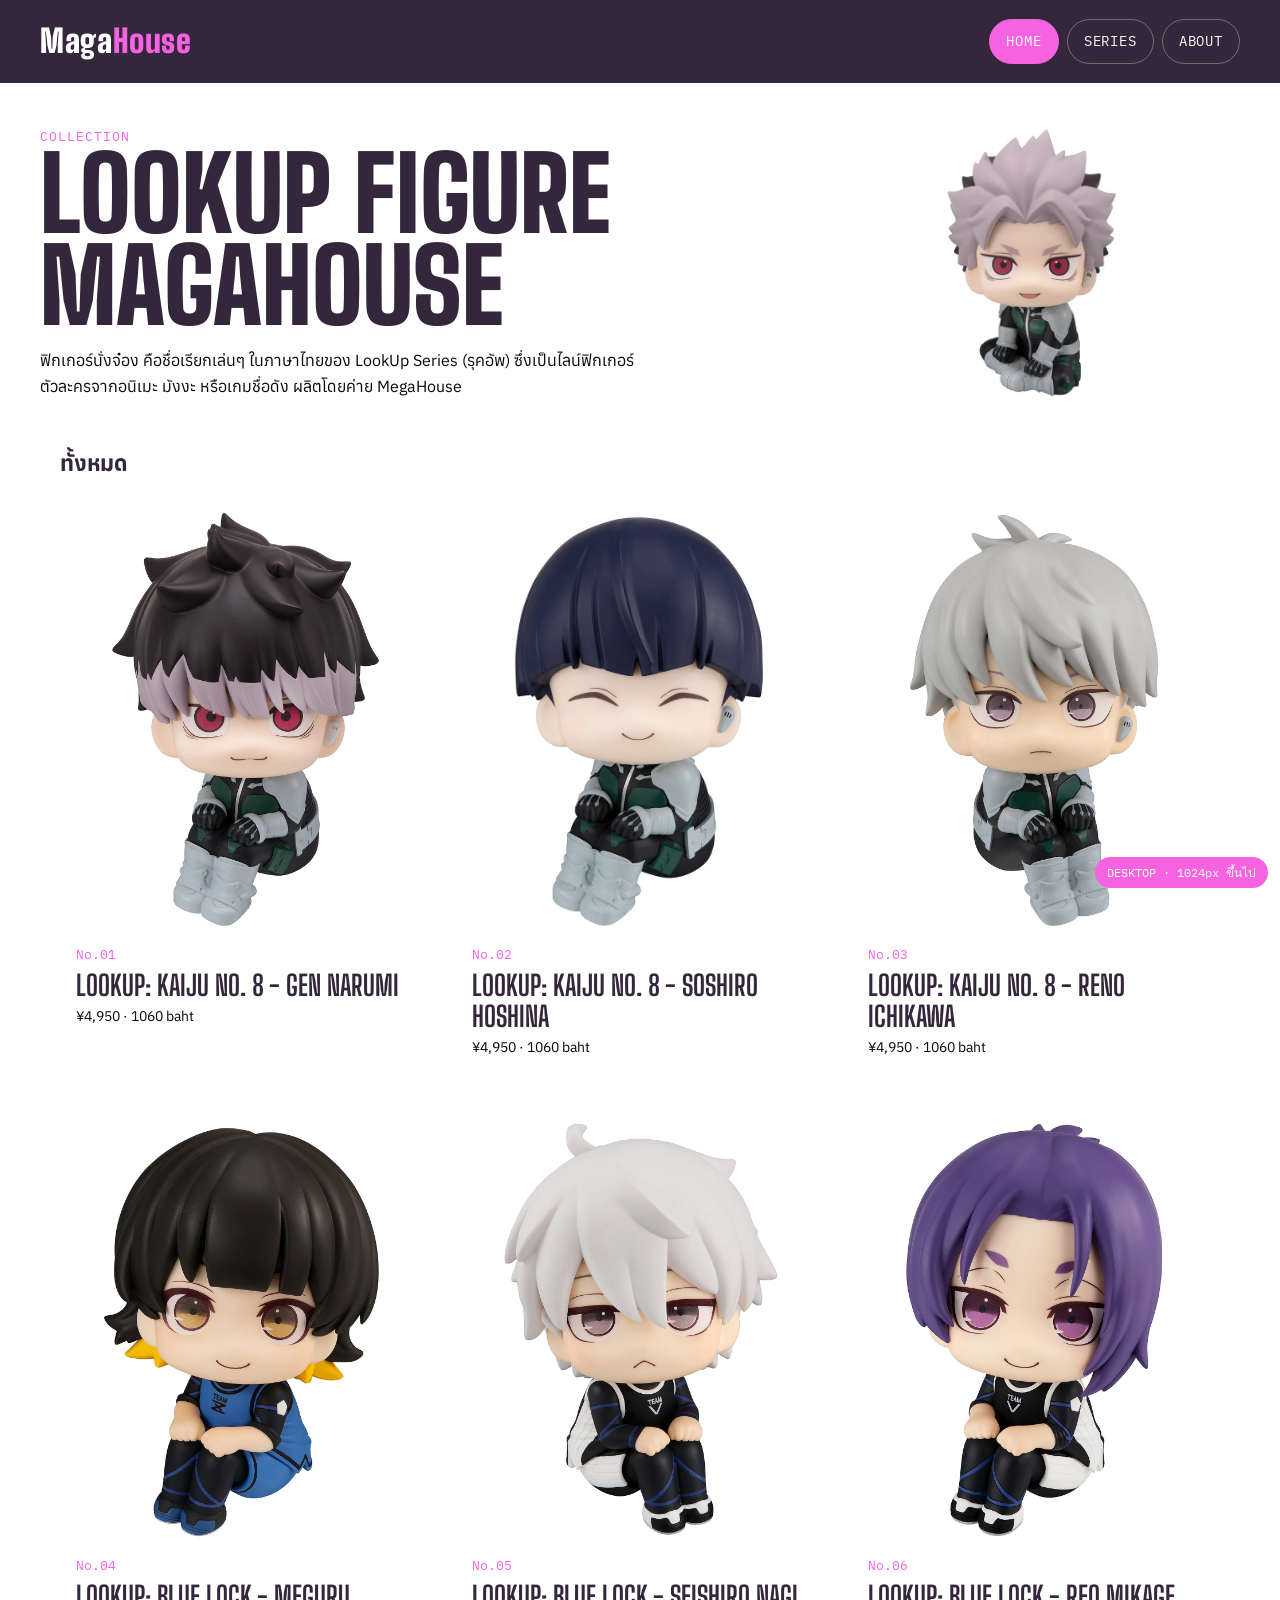
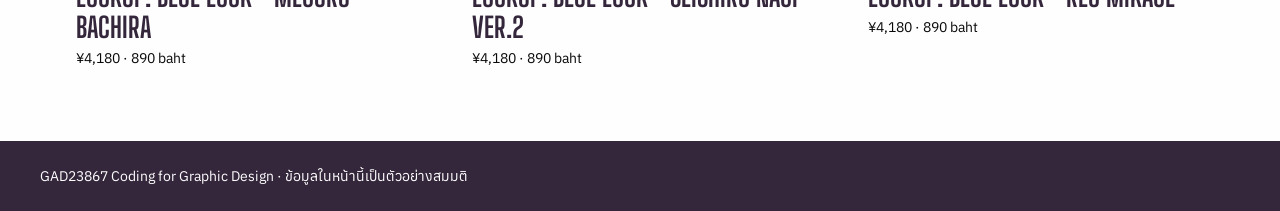
<file: index.html>
<!DOCTYPE html>
<html lang="th">
<head>
    <meta charset="UTF-8">
    <meta name="viewport" content="width=device-width, initial-scale=1.0">

    <title>Home · MagaHouse</title>

    <!-- Google Fonts -->
    <link rel="preconnect" href="https://fonts.googleapis.com">
    <link rel="preconnect" href="https://fonts.gstatic.com" crossorigin>
    <link href="https://fonts.googleapis.com/css2?family=Anuphan:wght@400;600&family=Big+Shoulders+Display:wght@700;900&family=IBM+Plex+Mono:wght@400;500&display=swap" rel="stylesheet">

    <!-- Main CSS -->
    <link rel="stylesheet" href="style.css">
</head>

<body>

    <!-- HEADER -->
    <header class="site-header">
        <a class="logo" href="index.html">Maga<span>House</span></a>

        <nav>
            <ul class="menu">
                <li><a class="active" href="index.html">Home</a></li>
                <li><a href="series.html">Series</a></li>
                <li><a href="about.html">About</a></li>
            </ul>
        </nav>
    </header>

    <div class="striker"></div>

    <main>

        <!-- INTRO -->
        <section class="intro">
            <div class="intro-copy">
                <p class="eyebrow">Collection</p>

                <h1>LOOKUP FIGURE MagaHouse</h1>

                <p class="lead">
                    ฟิกเกอร์นั่งจ๋อง คือชื่อเรียกเล่นๆ ในภาษาไทยของ LookUp Series
                    (รุคอัพ) ซึ่งเป็นไลน์ฟิกเกอร์ตัวละครจากอนิเมะ มังงะ
                    หรือเกมชื่อดัง ผลิตโดยค่าย MegaHouse
                </p>
            </div>

            <img
                class="hero-figure"
                src="images/images_1.webp"
                alt="MagaHouse LookUp Figure"
            >
        </section>

        <!-- GALLERY -->
        <section class="gallery">
            <h2 class="section-title">ทั้งหมด</h2>

            <div class="grid">

                <figure class="card">
                    <img src="images/images_2.webp" alt="LookUp Kaiju No. 8 - Gen Narumi" loading="lazy">
                    <figcaption>
                        <span class="no">No.01</span>
                        <h3>LookUp: Kaiju No. 8 - Gen Narumi</h3>
                        <p>¥4,950 · 1060 baht</p>
                    </figcaption>
                </figure>

                <figure class="card">
                    <img src="images/images_3.webp" alt="LookUp Kaiju No. 8 - Soshiro Hoshina" loading="lazy">
                    <figcaption>
                        <span class="no">No.02</span>
                        <h3>LookUp: Kaiju No. 8 - Soshiro Hoshina</h3>
                        <p>¥4,950 · 1060 baht</p>
                    </figcaption>
                </figure>

                <figure class="card">
                    <img src="images/images_4.webp" alt="LookUp Kaiju No. 8 - Reno Ichikawa" loading="lazy">
                    <figcaption>
                        <span class="no">No.03</span>
                        <h3>LookUp: Kaiju No. 8 - Reno Ichikawa</h3>
                        <p>¥4,950 · 1060 baht</p>
                    </figcaption>
                </figure>

                <figure class="card">
                    <img src="images/images_5.webp" alt="LookUp Blue Lock - Meguru Bachira" loading="lazy">
                    <figcaption>
                        <span class="no">No.04</span>
                        <h3>LookUp: Blue Lock - Meguru Bachira</h3>
                        <p>¥4,180 · 890 baht</p>
                    </figcaption>
                </figure>

                <figure class="card">
                    <img src="images/images_6.webp" alt="LookUp Blue Lock - Seishiro Nagi ver.2" loading="lazy">
                    <figcaption>
                        <span class="no">No.05</span>
                        <h3>LookUp: Blue Lock - Seishiro Nagi ver.2</h3>
                        <p>¥4,180 · 890 baht</p>
                    </figcaption>
                </figure>

                <figure class="card">
                    <img src="images/images_7.webp" alt="LookUp Blue Lock - Reo Mikage" loading="lazy">
                    <figcaption>
                        <span class="no">No.06</span>
                        <h3>LookUp: Blue Lock - Reo Mikage</h3>
                        <p>¥4,180 · 890 baht</p>
                    </figcaption>
                </figure>

            </div>
        </section>

    </main>

    <!-- FOOTER -->
    <footer class="site-footer">
        <p>GAD23867 Coding for Graphic Design · ข้อมูลในหน้านี้เป็นตัวอย่างสมมติ</p>
    </footer>

</body>
</html>
</file>
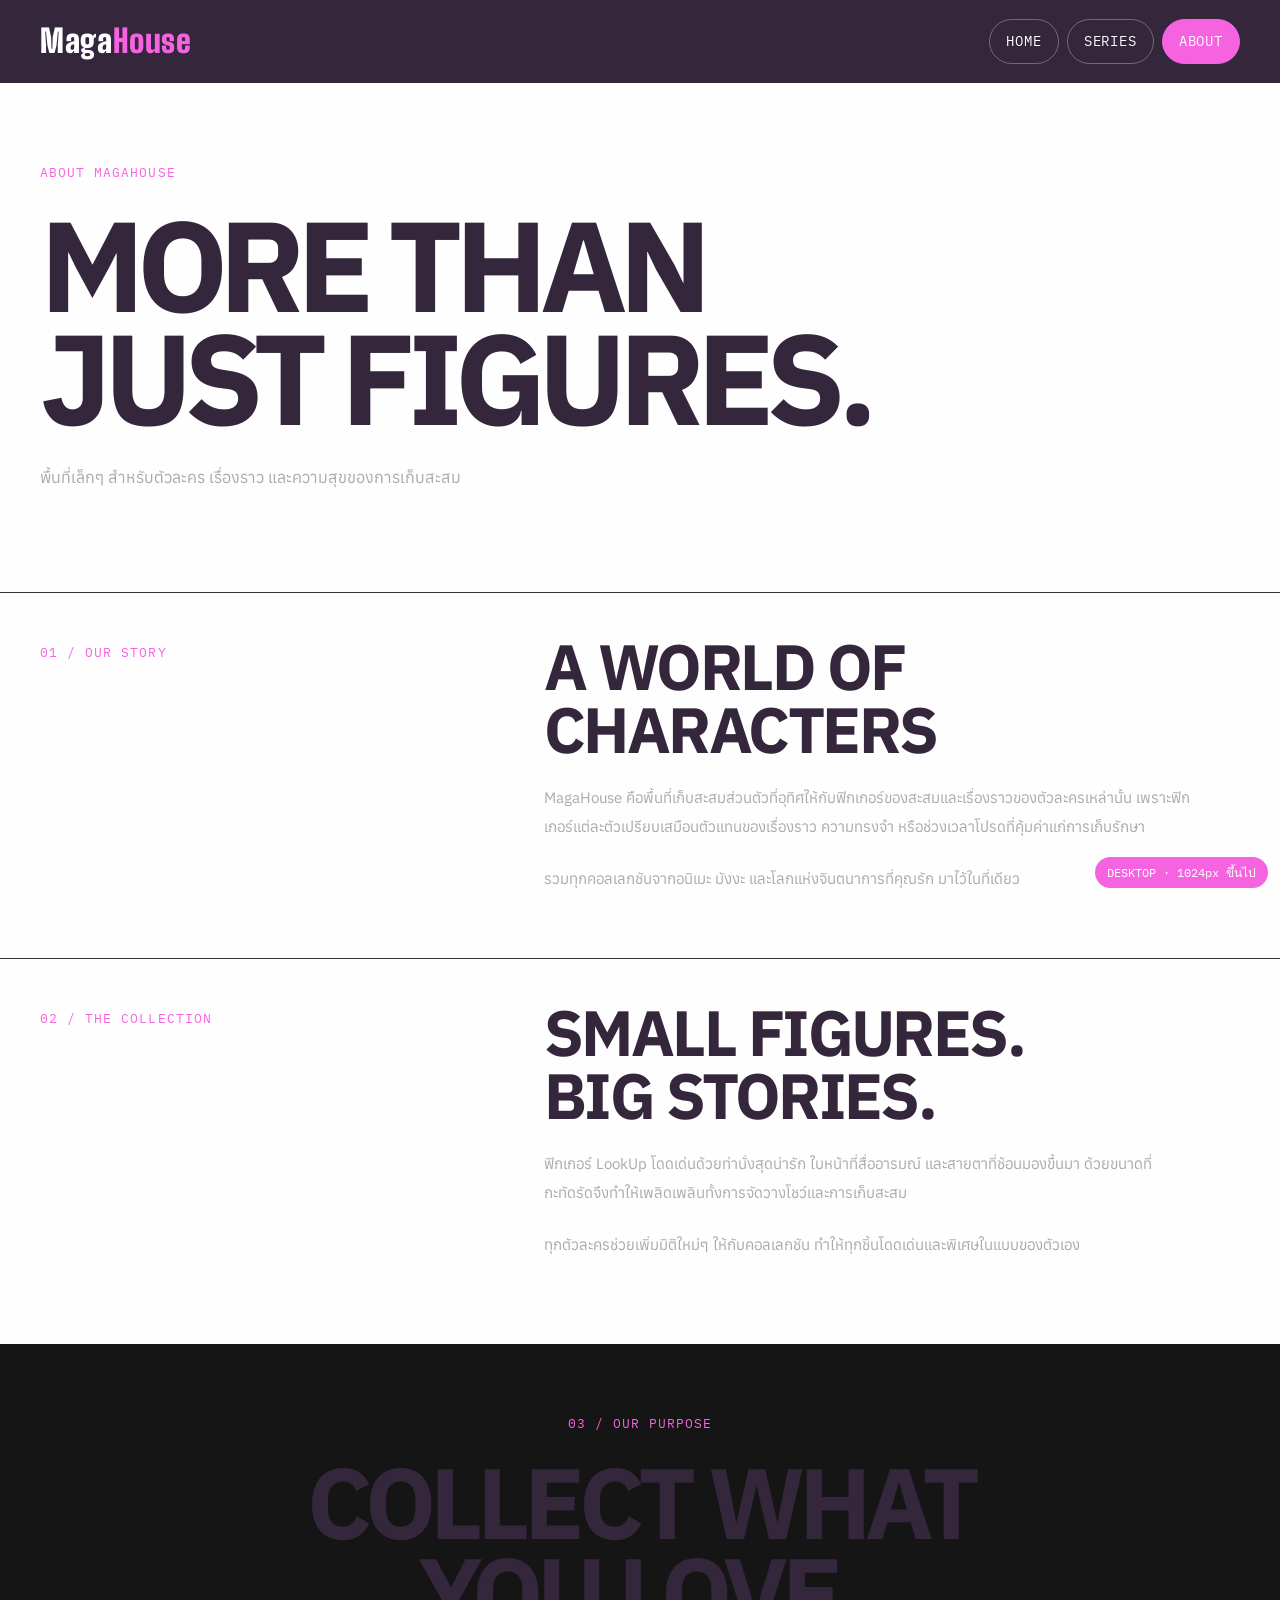
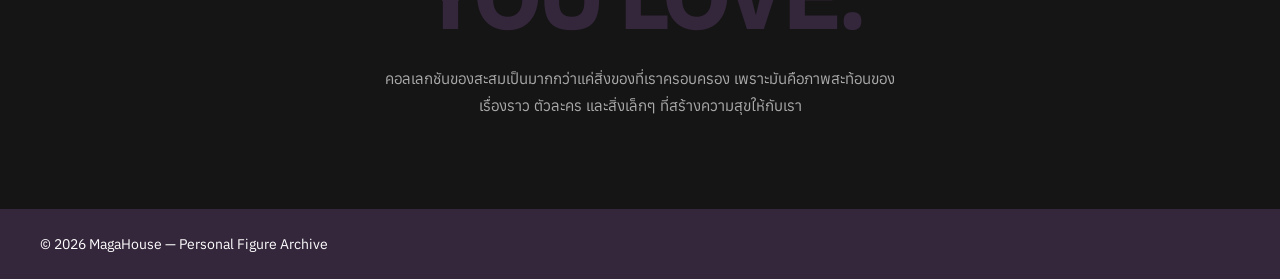
<file: about.html>
<!DOCTYPE html>
<html lang="th">
<head>
    <meta charset="UTF-8">
    <meta name="viewport" content="width=device-width, initial-scale=1.0">

    <title>About · MagaHouse</title>

    <!-- Google Fonts -->
    <link rel="preconnect" href="https://fonts.googleapis.com">
    <link rel="preconnect" href="https://fonts.gstatic.com" crossorigin>
    <link href="https://fonts.googleapis.com/css2?family=Anuphan:wght@400;600&family=Big+Shoulders+Display:wght@700;900&family=IBM+Plex+Mono:wght@400;500&display=swap" rel="stylesheet">

    <!-- Main CSS -->
    <link rel="stylesheet" href="style.css">
</head>

<body>

    <!-- HEADER -->
    <header class="site-header">
        <a class="logo" href="index.html">Maga<span>House</span></a>

        <nav>
            <ul class="menu">
                <li><a href="index.html">Home</a></li>
                <li><a href="series.html">Series</a></li>
                <li><a class="active" href="about.html">About</a></li>
            </ul>
        </nav>
    </header>

    <main>

        <!-- ABOUT INTRO -->
        <section class="about-hero">
            <p class="eyebrow">ABOUT MAGAHOUSE</p>

            <h1>
                MORE THAN<br>
                JUST FIGURES.
            </h1>

            <p class="about-lead">
                พื้นที่เล็กๆ สำหรับตัวละคร เรื่องราว และความสุขของการเก็บสะสม
            </p>
        </section>

        <!-- OUR STORY -->
        <section class="about-content">
            <div class="about-label">
                <p class="eyebrow">01 / OUR STORY</p>
            </div>

            <div class="about-text">
                <h2>A WORLD OF<br>CHARACTERS</h2>

                <p>
                    MagaHouse คือพื้นที่เก็บสะสมส่วนตัวที่อุทิศให้กับฟิกเกอร์ของสะสมและเรื่องราวของตัวละครเหล่านั้น เพราะฟิกเกอร์แต่ละตัวเปรียบเสมือนตัวแทนของเรื่องราว ความทรงจำ หรือช่วงเวลาโปรดที่คุ้มค่าแก่การเก็บรักษา
                </p>

                <p>
                    รวมทุกคอลเลกชันจากอนิเมะ มังงะ และโลกแห่งจินตนาการที่คุณรัก มาไว้ในที่เดียว
                </p>
            </div>
        </section>

        <!-- THE COLLECTION -->
        <section class="about-content">
            <div class="about-label">
                <p class="eyebrow">02 / THE COLLECTION</p>
            </div>

            <div class="about-text">
                <h2>SMALL FIGURES.<br>BIG STORIES.</h2>

                <p>
                    ฟิกเกอร์ LookUp โดดเด่นด้วยท่านั่งสุดน่ารัก ใบหน้าที่สื่ออารมณ์ และสายตาที่ช้อนมองขึ้นมา ด้วยขนาดที่กะทัดรัดจึงทำให้เพลิดเพลินทั้งการจัดวางโชว์และการเก็บสะสม
                </p>

                <p>
                    ทุกตัวละครช่วยเพิ่มมิติใหม่ๆ ให้กับคอลเลกชัน ทำให้ทุกชิ้นโดดเด่นและพิเศษในแบบของตัวเอง
                </p>
            </div>
        </section>

        <!-- WEBSITE PURPOSE -->
        <section class="about-purpose">
            <p class="eyebrow">03 / OUR PURPOSE</p>

            <h2>
                COLLECT WHAT<br>
                YOU LOVE.
            </h2>

            <p>
                คอลเลกชันของสะสมเป็นมากกว่าแค่สิ่งของที่เราครอบครอง เพราะมันคือภาพสะท้อนของเรื่องราว ตัวละคร และสิ่งเล็กๆ ที่สร้างความสุขให้กับเรา
            </p>
        </section>

    </main>

    <!-- FOOTER -->
    <footer class="site-footer">
        <p>© 2026 MagaHouse — Personal Figure Archive</p>
    </footer>

</body>
</html>
</file>
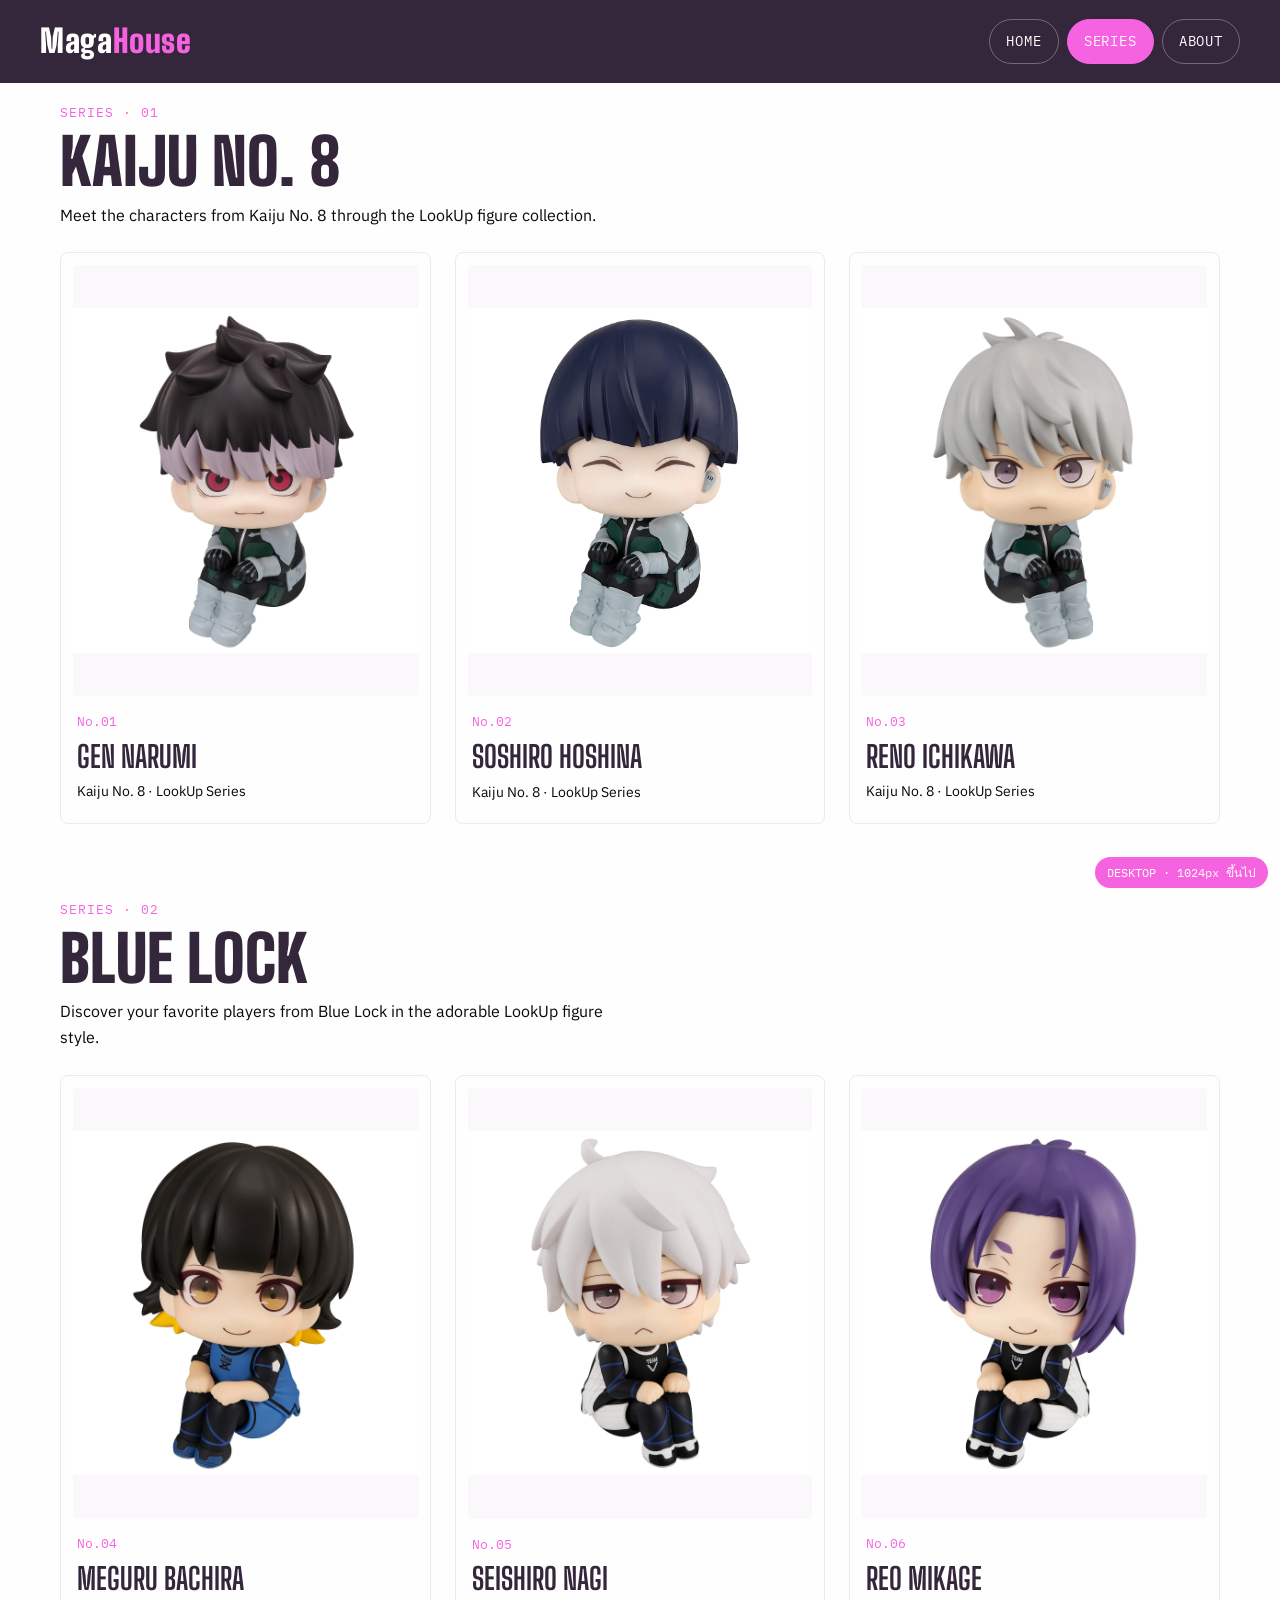
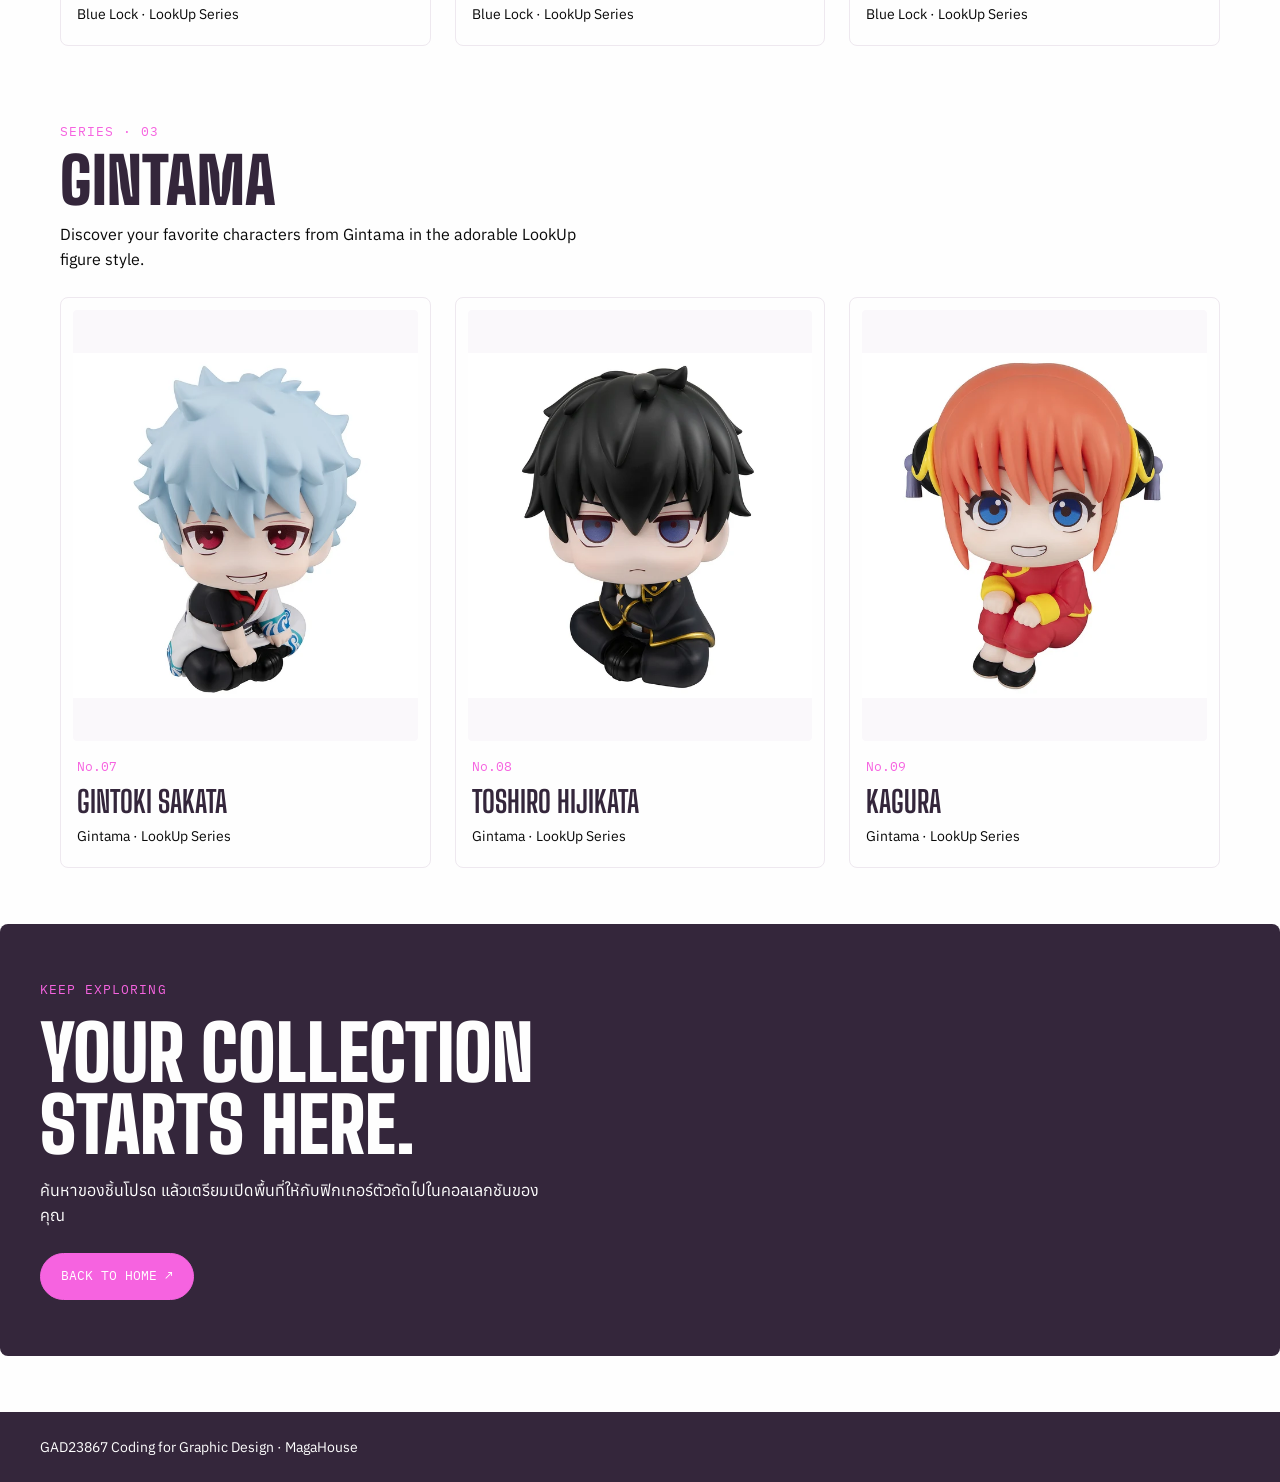
<file: series.html>
<!DOCTYPE html>
<html lang="th">
<head>
    <meta charset="UTF-8">
    <meta name="viewport" content="width=device-width, initial-scale=1.0">

    <title>Series · MagaHouse</title>

    <!-- Google Fonts -->
    <link rel="preconnect" href="https://fonts.googleapis.com">
    <link rel="preconnect" href="https://fonts.gstatic.com" crossorigin>
    <link href="https://fonts.googleapis.com/css2?family=Anuphan:wght@400;600&family=Big+Shoulders+Display:wght@700;900&family=IBM+Plex+Mono:wght@400;500&display=swap" rel="stylesheet">

    <!-- Main CSS -->
    <link rel="stylesheet" href="style.css">
</head>

<body>

    <!-- HEADER -->
    <header class="site-header">
        <a class="logo" href="index.html">Maga<span>House</span></a>

        <nav>
            <ul class="menu">
                <li><a href="index.html">Home</a></li>
                <li><a class="active" href="series.html">Series</a></li>
                <li><a href="about.html">About</a></li>
            </ul>
        </nav>
    </header>

    <main>

        <!-- SERIES 01 : KAIJU NO. 8 -->
        <section class="gallery series-section">
            <div class="series-heading">
                <p class="eyebrow">Series · 01</p>
                <h2 class="section-title">KAIJU NO. 8</h2>
                <p class="series-description">
                    Meet the characters from Kaiju No. 8
                    through the LookUp figure collection.
                </p>
            </div>

            <div class="grid">

                <figure class="card">
                    <img src="images/images_2.webp" alt="LookUp Kaiju No. 8 - Gen Narumi" loading="lazy">
                    <figcaption>
                        <span class="no">No.01</span>
                        <h3>Gen Narumi</h3>
                        <p>Kaiju No. 8 · LookUp Series</p>
                    </figcaption>
                </figure>

                <figure class="card">
                    <img src="images/images_3.webp" alt="LookUp Kaiju No. 8 - Soshiro Hoshina" loading="lazy">
                    <figcaption>
                        <span class="no">No.02</span>
                        <h3>Soshiro Hoshina</h3>
                        <p>Kaiju No. 8 · LookUp Series</p>
                    </figcaption>
                </figure>

                <figure class="card">
                    <img src="images/images_4.webp" alt="LookUp Kaiju No. 8 - Reno Ichikawa" loading="lazy">
                    <figcaption>
                        <span class="no">No.03</span>
                        <h3>Reno Ichikawa</h3>
                        <p>Kaiju No. 8 · LookUp Series</p>
                    </figcaption>
                </figure>

            </div>
        </section>

        <!-- SERIES 02 : BLUE LOCK -->
        <section class="gallery series-section">
            <div class="series-heading">
                <p class="eyebrow">Series · 02</p>
                <h2 class="section-title">BLUE LOCK</h2>
                <p class="series-description">
                    Discover your favorite players from Blue Lock
                    in the adorable LookUp figure style.
                </p>
            </div>

            <div class="grid">

                <figure class="card">
                    <img src="images/images_5.webp" alt="LookUp Blue Lock - Meguru Bachira" loading="lazy">
                    <figcaption>
                        <span class="no">No.04</span>
                        <h3>Meguru Bachira</h3>
                        <p>Blue Lock · LookUp Series</p>
                    </figcaption>
                </figure>

                <figure class="card">
                    <img src="images/images_6.webp" alt="LookUp Blue Lock - Seishiro Nagi" loading="lazy">
                    <figcaption>
                        <span class="no">No.05</span>
                        <h3>Seishiro Nagi</h3>
                        <p>Blue Lock · LookUp Series</p>
                    </figcaption>
                </figure>

                <figure class="card">
                    <img src="images/images_7.webp" alt="LookUp Blue Lock - Reo Mikage" loading="lazy">
                    <figcaption>
                        <span class="no">No.06</span>
                        <h3>Reo Mikage</h3>
                        <p>Blue Lock · LookUp Series</p>
                    </figcaption>
                </figure>

            </div>
        </section>

        <!-- SERIES 03 : GINTAMA -->
        <section class="gallery series-section">
            <div class="series-heading">
                <p class="eyebrow">Series · 03</p>
                <h2 class="section-title">GINTAMA</h2>
                <p class="series-description">
                    Discover your favorite characters from Gintama
                    in the adorable LookUp figure style.
                </p>
            </div>

            <div class="grid">

                <figure class="card">
                    <img src="images/images_8.webp" alt="LookUp Gintama - Gintoki Sakata" loading="lazy">
                    <figcaption>
                        <span class="no">No.07</span>
                        <h3>Gintoki Sakata</h3>
                        <p>Gintama · LookUp Series</p>
                    </figcaption>
                </figure>

                <figure class="card">
                    <img src="images/images_9.webp" alt="LookUp Gintama - Toshiro Hijikata" loading="lazy">
                    <figcaption>
                        <span class="no">No.08</span>
                        <h3>Toshiro Hijikata</h3>
                        <p>Gintama · LookUp Series</p>
                    </figcaption>
                </figure>

                <figure class="card">
                    <img src="images/images_10.webp" alt="LookUp Gintama - Kagura" loading="lazy">
                    <figcaption>
                        <span class="no">No.09</span>
                        <h3>Kagura</h3>
                        <p>Gintama · LookUp Series</p>
                    </figcaption>
                </figure>

            </div>
        </section>

        <!-- BACK TO HOME -->
        <section class="series-cta">
            <p class="eyebrow">Keep exploring</p>

            <h2>YOUR COLLECTION<br>STARTS HERE.</h2>

            <p>
                ค้นหาของชิ้นโปรด แล้วเตรียมเปิดพื้นที่ให้กับฟิกเกอร์ตัวถัดไปในคอลเลกชันของคุณ
            </p>

            <a class="series-button" href="index.html">
                BACK TO HOME ↗
            </a>
        </section>

    </main>

    <!-- FOOTER -->
    <footer class="site-footer">
        <p>GAD23867 Coding for Graphic Design · MagaHouse</p>
    </footer>

</body>
</html>
</file>
<file: style.css>
/* ==========================================
   STEP 1 : RESET
   ========================================== */

* {
    margin: 0;
    padding: 0;
    box-sizing: border-box;
}

html {
    scroll-behavior: smooth;
}

img {
    max-width: 100%;
    height: auto;
    display: block;
}

a {
    color: inherit;
}


/* ==========================================
   STEP 2 : COLORS & FONTS
   ========================================== */

:root {
    --paper: #fefefe;
    --card: #fefefe;
    --ink: #34263b;
    --muted: #090909;
    --red: #f663e0;

    --font-display: 'Big Shoulders Display', Impact, sans-serif;
    --font-body: 'Anuphan', Tahoma, sans-serif;
    --font-mono: 'IBM Plex Mono', 'Courier New', monospace;
}


/* ==========================================
   STEP 3 : BODY
   ========================================== */

body {
    margin: 0;
    background: var(--paper);
    color: var(--ink);
    font-family: var(--font-body);
    font-size: 16px;
    line-height: 1.6;
}

h1,
h2,
h3 {
    margin: 0;
    line-height: 1.1;
}


/* ==========================================
   STEP 4 : HEADER & NAVIGATION
   ========================================== */

.site-header {
    display: flex;
    flex-direction: column;
    gap: 12px;
    padding: 16px 20px;
    background: var(--ink);
    color: var(--card);
}

.logo {
    font-family: var(--font-display);
    font-size: 32px;
    font-weight: 900;
    letter-spacing: 0.02em;
    text-decoration: none;
}

.logo span {
    color: var(--red);
}

.menu {
    list-style: none;
    margin: 0;
    padding: 0;
    display: flex;
    flex-wrap: wrap;
    gap: 8px;
}

.menu a {
    display: block;
    padding: 10px 16px;
    min-height: 44px;
    border: 1px solid rgba(239, 230, 212, 0.35);
    border-radius: 999px;
    font-family: var(--font-mono);
    font-size: 14px;
    letter-spacing: 0.06em;
    text-transform: uppercase;
    text-decoration: none;
}

.menu a.active {
    background: var(--red);
    border-color: var(--red);
}


/* ==========================================
   STEP 5 : INTRO / MAIN HEADING
   ========================================== */

.intro {
    max-width: 1400px;
    margin: 0 auto;
    padding: 40px 40px 24px;
    display: flex;
    flex-direction: column;
    gap: 16px;
}

.eyebrow {
    margin: 0;
    font-family: var(--font-mono);
    font-size: 13px;
    letter-spacing: 0.08em;
    text-transform: uppercase;
    color: var(--red);
}

.intro h1 {
    font-family: var(--font-display);
    font-size: clamp(56px, 12vw, 168px);
    font-weight: 900;
    text-transform: uppercase;
    line-height: 0.9;
    overflow-wrap: anywhere;
}

.lead {
    max-width: 60ch;
    margin: 0;
    font-size: 18px;
    color: var(--muted);
}


/* ==========================================
   STEP 6 : FILTERS
   ========================================== */

.filters {
    list-style: none;
    margin: 0;
    padding: 0;
    display: flex;
    flex-wrap: wrap;
    gap: 8px;
}

.filters a {
    display: block;
    padding: 6px 14px;
    border: 2px solid var(--ink);
    border-radius: 999px;
    font-size: 14px;
    text-decoration: none;
}

.filters a.active {
    background: var(--ink);
    color: var(--card);
}


/* ==========================================
   STEP 7 : GALLERY
   ========================================== */

.gallery {
    max-width: 1200px;
    margin: 0 auto;
    padding: 24px 20px 56px;
}

.section-title {
    margin-bottom: 16px;
    font-size: 22px;
}

.grid {
    display: grid;
    grid-template-columns: 1fr;
    gap: 20px;
}

.card {
    margin: 0;
    padding: 12px;
    background: var(--card);
    border-radius: 6px;
    transition: transform 0.25s ease, box-shadow 0.25s ease;
}

.card img {
    width: 100%;
    aspect-ratio: 4 / 5;
    object-fit: cover;
}

.card figcaption {
    display: flex;
    flex-wrap: wrap;
    align-items: baseline;
    gap: 4px 12px;
    padding: 12px 4px 4px;
}

.no {
    font-family: var(--font-mono);
    font-size: 13px;
    color: var(--red);
}

.card h3 {
    font-family: var(--font-display);
    font-size: 28px;
    font-weight: 700;
    text-transform: uppercase;
}

.card p {
    width: 100%;
    margin: 0;
    font-size: 14px;
    color: var(--muted);
}


/* ==========================================
   STEP 8 : FEATURED
   รูปอยู่ขวา / ข้อความอยู่ซ้าย
   ========================================== */

.featured {
    max-width: 1400px;
    margin: 0 auto;
    padding: 0 40px 40px;

    display: grid;
    grid-template-columns: 1fr;
    gap: 20px;
    align-items: stretch;
}

.featured img {
    width: 100%;
    aspect-ratio: 4 / 5;
    object-fit: contain;
    object-position: center;
    border-radius: 6px;
}

.featured-text {
    display: flex;
    flex-direction: column;
    justify-content: center;
    gap: 12px;

    padding: 24px;
    background: var(--ink);
    color: var(--card);
    border-radius: 6px;
}

.featured-text h2 {
    font-family: var(--font-display);
    font-size: 56px;
    font-weight: 900;
    text-transform: uppercase;
}

.featured-text p {
    margin: 0;
}

.meta {
    list-style: none;
    margin: 0;
    padding: 0;

    display: grid;
    grid-template-columns: repeat(3, 1fr);
    gap: 8px;

    font-family: var(--font-mono);
    font-size: 13px;
}

.meta li {
    padding-top: 8px;
    border-top: 1px solid rgba(239, 230, 212, 0.35);
}

.meta b {
    display: block;
    font-weight: 400;
    color: #E2A090;
}


/* ==========================================
   STEP 9 : FOOTER
   ========================================== */

.site-footer {
    padding: 24px 20px;
    background: var(--ink);
    color: var(--card);
    font-size: 14px;
}

.site-footer p {
    margin: 0;
}


/* ==========================================
   STEP 10 : HOVER EFFECTS
   ========================================== */

@media (hover: hover) {
    .card:hover {
        transform: translateY(-6px) rotate(-1deg);
        box-shadow: 0 10px 0 var(--ink);
    }

    .menu a:hover,
    .filters a:hover {
        background: var(--red);
        border-color: var(--red);
        color: #FFFFFF;
    }
}


/* ==========================================
   STEP 11 : TABLET
   ========================================== */

@media (min-width: 768px) {

    .site-header {
        flex-direction: row;
        justify-content: space-between;
        align-items: center;
        padding: 16px 40px;
    }

    .intro {
        padding-left: 40px;
        padding-right: 40px;
    }

    .grid {
        grid-template-columns: repeat(2, 1fr);
    }

    .featured {
        grid-template-columns: 1fr 1fr;
    }

    .site-footer {
        display: flex;
        justify-content: space-between;
        padding: 24px 40px;
    }
}


/* ==========================================
   STEP 12 : DESKTOP
   ========================================== */

@media (min-width: 1024px) {

    .grid {
        grid-template-columns: repeat(3, 1fr);
        gap: 28px;
    }

    /* ข้อความซ้าย รูปขวา */
    .featured {
        grid-template-columns: 7fr 5fr;
    }

    .featured-text {
        grid-column: 1;
        grid-row: 1;
        justify-content: center;
        padding: 48px;
    }

    .featured img {
        grid-column: 2;
        grid-row: 1;

        width: 100%;
        height: 100%;
        aspect-ratio: auto;
        object-fit: contain;
        object-position: center;
    }
}


/* ==========================================
   STEP 13 : SCREEN SIZE LABEL
   ลบส่วนนี้ออกได้เมื่อต้องการส่งงาน
   ========================================== */

body::after {
    content: "MOBILE · ต่ำกว่า 768px";
    position: fixed;
    right: 12px;
    bottom: 12px;
    z-index: 1000;

    padding: 6px 12px;
    background: var(--red);
    color: #FFFFFF;

    font-family: var(--font-mono);
    font-size: 12px;
    border-radius: 999px;
}

@media (min-width: 768px) {
    body::after {
        content: "TABLET · 768px ขึ้นไป";
    }
}

@media (min-width: 1024px) {
    body::after {
        content: "DESKTOP · 1024px ขึ้นไป";
    }
}



/* ==========================================
   FIX : TITLE LEFT / FIGURE RIGHT
   ========================================== */

.intro {
    max-width: 1400px;
    margin: 0 auto;
    padding: 40px 40px 24px;

    display: grid;
    grid-template-columns: minmax(0, 1.5fr) minmax(0, 0.8fr);
    align-items: center;
    gap: 32px;
}

.intro-copy {
    min-width: 0;
}

.intro h1 {
    font-size: clamp(56px, 8vw, 130px);
    line-height: 0.9;
    overflow-wrap: normal;
    word-break: normal;
}

.intro .lead {
    margin-top: 16px;
    max-width: 60ch;
    font-size: 16px;
}

.hero-figure {
    width: 100%;
    max-width: 320px;
    max-height: 280px;
    height: auto;
    justify-self: center;
    object-fit: contain;
    object-position: center;
}

/* การ์ด SUNRISE อยู่ด้านล่าง */
.featured {
    max-width: 1400px;
    margin: 0 auto;
    padding: 0 40px 40px;
    display: block;
}

.featured-text {
    width: 100%;
}

/* แท็บเล็ตและมือถือ */
@media (max-width: 767px) {
    .intro {
        grid-template-columns: minmax(0, 1fr);
        padding: 32px 24px 24px;
        gap: 20px;
    }

    .intro h1 {
        font-size: clamp(52px, 12vw, 90px);
    }

    .hero-figure {
        width: 100%;
        max-width: 240px;
        max-height: 240px;
    }

    .featured {
        padding: 0 24px 32px;
    }
}



/* ==========================================
   SERIES PAGE
   ========================================== */

/* Intro ของหน้า Series */
.series-intro {
    display: block;
    max-width: 1400px;
    padding-top: 56px;
    padding-bottom: 48px;
}

.series-intro .intro-copy {
    max-width: 1000px;
}

.series-intro h1 {
    margin-top: 12px;
    font-size: clamp(72px, 12vw, 150px);
    line-height: 0.82;
}

.series-intro .lead {
    margin-top: 20px;
    max-width: 55ch;
}


/* หัวข้อแต่ละซีรีส์ */
.series-section {
    padding-top: 20px;
    padding-bottom: 56px;
}

.series-heading {
    margin-bottom: 24px;
}

.series-heading .eyebrow {
    margin-bottom: 8px;
}

.series-heading .section-title {
    margin-bottom: 10px;
    font-family: var(--font-display);
    font-size: clamp(40px, 6vw, 64px);
    font-weight: 900;
    line-height: 0.95;
}

.series-description {
    max-width: 55ch;
    color: var(--muted);
    font-size: 16px;
}


/* รูปและการ์ดฟิกเกอร์ */
.series-section .grid {
    gap: 24px;
}

.series-section .card {
    overflow: hidden;
    border: 1px solid #eee8ef;
    border-radius: 8px;
    padding: 12px;
    background: var(--card);
}

.series-section .card img {
    width: 100%;
    aspect-ratio: 4 / 5;
    object-fit: contain;
    border-radius: 4px;
    background: #faf8fb;
}

.series-section .card figcaption {
    padding: 16px 4px 8px;
    gap: 8px 12px;
}

.series-section .card h3 {
    width: 100%;
    font-size: 30px;
    line-height: 1.05;
}

.series-section .card p {
    font-size: 14px;
}


/* ปุ่มไปหน้า Collection */
.series-cta {
    margin: 0 auto 56px;
    max-width: 1320px;
    padding: 56px 40px;

    background: var(--ink);
    color: var(--card);
    border-radius: 8px;

    display: flex;
    flex-direction: column;
    align-items: flex-start;
    gap: 16px;
}

.series-cta h2 {
    font-family: var(--font-display);
    font-size: clamp(42px, 7vw, 76px);
    font-weight: 900;
    line-height: 0.95;
}

.series-cta > p:not(.eyebrow) {
    max-width: 50ch;
}

.series-button {
    display: inline-block;
    margin-top: 8px;
    padding: 12px 20px;

    border: 1px solid var(--red);
    border-radius: 999px;

    background: var(--red);
    color: #fff;

    font-family: var(--font-mono);
    font-size: 13px;
    text-decoration: none;

    transition: background 0.2s ease,
                color 0.2s ease;
}

.series-button:hover {
    background: transparent;
    color: var(--red);
}


/* จอมือถือ */
@media (max-width: 767px) {

    .series-intro {
        padding: 36px 24px;
    }

    .series-intro h1 {
        font-size: clamp(64px, 15vw, 100px);
    }

    .series-section {
        padding: 20px 24px 40px;
    }

    .series-section .grid {
        grid-template-columns: 1fr;
        gap: 20px;
    }

    .series-cta {
        margin: 0 24px 40px;
        padding: 32px 24px;
    }

}


/* จอแท็บเล็ต */
@media (min-width: 768px) and (max-width: 1023px) {

    .series-section .grid {
        grid-template-columns: repeat(2, minmax(0, 1fr));
    }

    .series-cta {
        margin-left: 40px;
        margin-right: 40px;
    }

}



/* =========================================
   ABOUT PAGE
   ========================================= */

.about-hero {
    max-width: 1400px;
    margin: 0 auto;
    padding: 80px 40px 100px;
}

.about-hero h1 {
    margin-top: 24px;
    font-size: clamp(60px, 10vw, 145px);
    line-height: 0.88;
    letter-spacing: -0.065em;
}

.about-lead {
    max-width: 480px;
    margin-top: 30px;
    color: #aaa;
    font-size: 16px;
    line-height: 1.8;
}

.about-content {
    max-width: 1400px;
    margin: 0 auto;
    padding: 42px 40px 64px;
    display: grid;
    grid-template-columns: 1fr 1.5fr;
    gap: 40px;
    border-top: 1px solid #333;
}

.about-label {
    padding-top: 8px;
}

.about-text h2 {
    font-size: clamp(32px, 5vw, 64px);
    line-height: 0.98;
    letter-spacing: -0.04em;
}

.about-text p {
    max-width: 650px;
    margin-top: 24px;
    color: #aaa;
    font-size: 15px;
    line-height: 1.9;
}

.about-purpose {
    margin-top: 20px;
    padding: 70px 40px 90px;
    background: #151515;
    text-align: center;
}

.about-purpose h2 {
    margin-top: 22px;
    font-size: clamp(48px, 8vw, 100px);
    line-height: 0.9;
    letter-spacing: -0.06em;
}

.about-purpose > p:last-child {
    max-width: 520px;
    margin: 28px auto 0;
    color: #aaa;
    font-size: 15px;
    line-height: 1.8;
}

@media (max-width: 700px) {
    .about-hero {
        padding: 56px 24px 70px;
    }

    .about-hero h1 {
        font-size: clamp(48px, 12vw, 82px);
    }

    .about-content {
        grid-template-columns: 1fr;
        gap: 24px;
        padding: 32px 24px 48px;
    }

    .about-purpose {
        padding: 56px 24px 64px;
    }

    .about-purpose h2 {
        font-size: clamp(44px, 11vw, 72px);
    }
}
</file>
